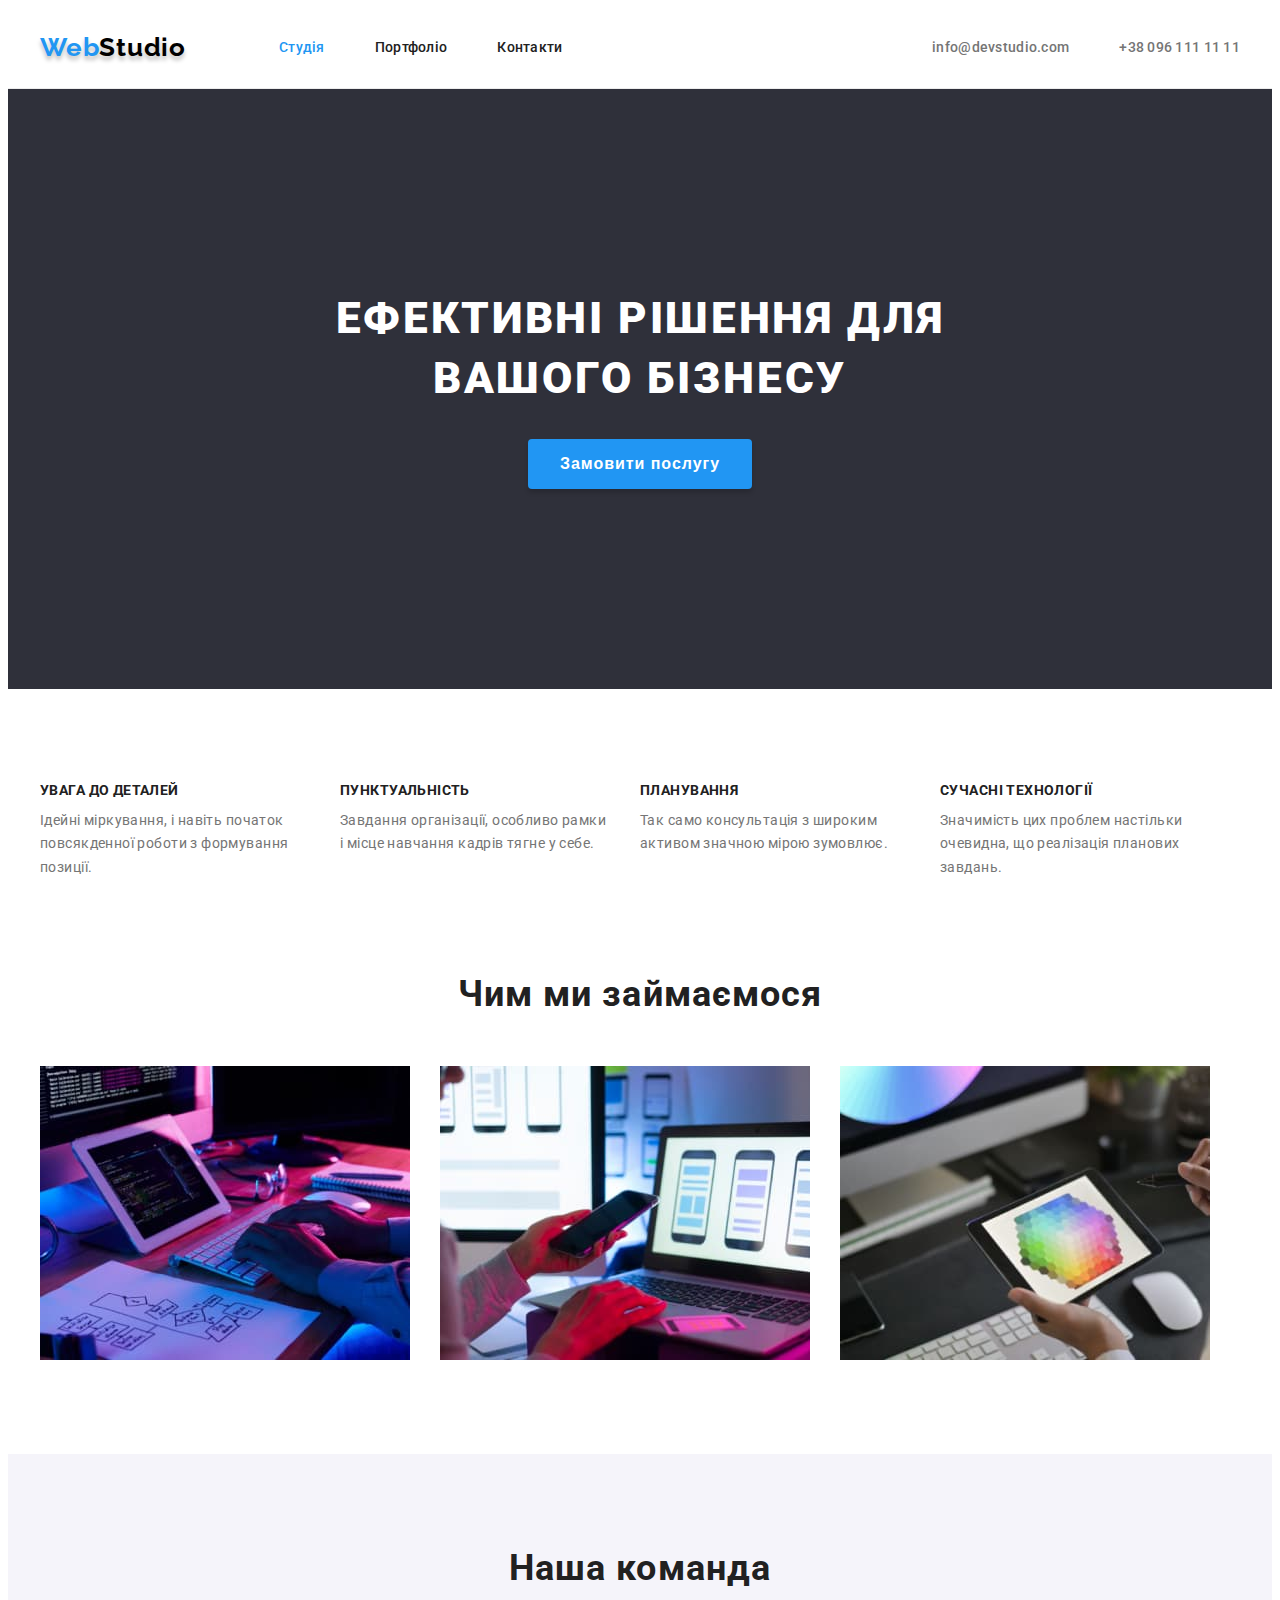
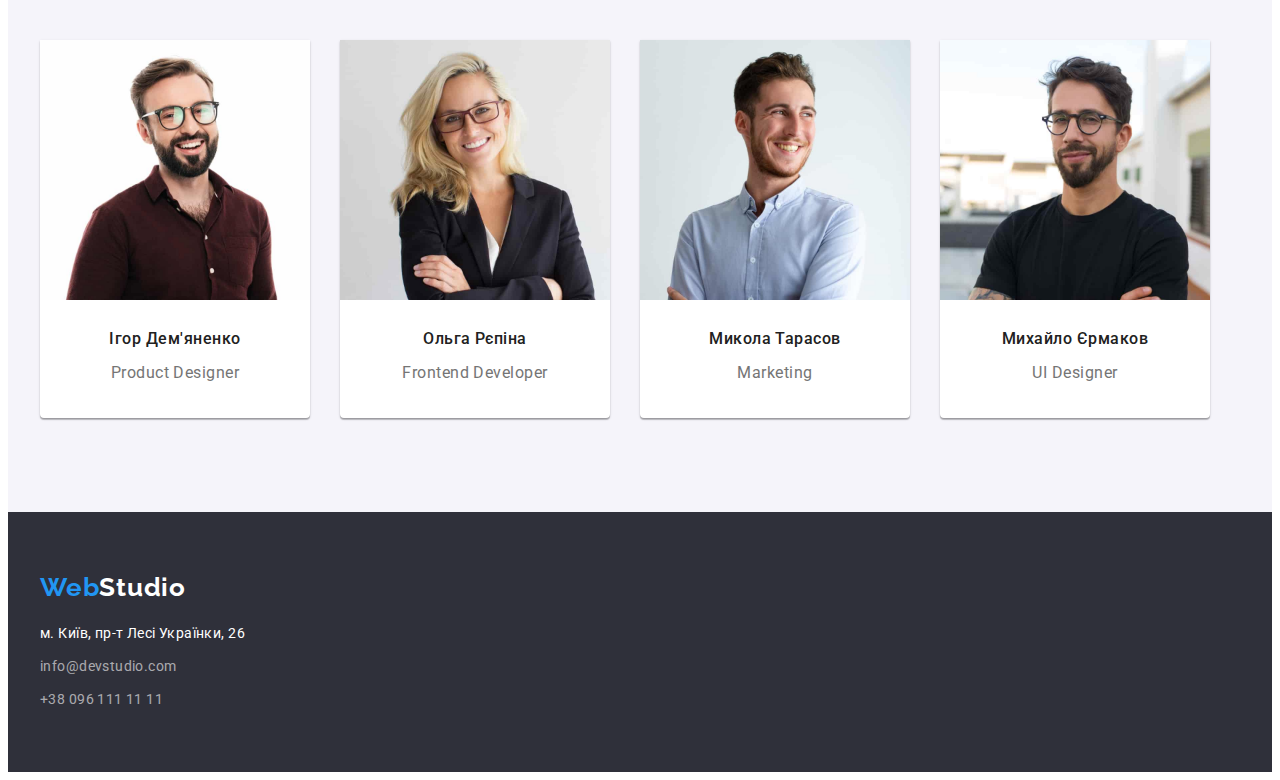
<file: index.html>
<!DOCTYPE html>
<html lang="uk">

<head>
    <meta charset="UTF-8" />
    <meta http-equiv="X-UA-Compatible" content="IE=edge" />
    <meta name="viewport" content="width=device-width, initial-scale=1.0" />
    <link rel="stylesheet" href="https://cdnjs.cloudflare.com/ajax/libs/modern-normalize/1.1.0/modern-normalize.min.css"
        integrity="sha512-wpPYUAdjBVSE4KJnH1VR1HeZfpl1ub8YT/NKx4PuQ5NmX2tKuGu6U/JRp5y+Y8XG2tV+wKQpNHVUX03MfMFn9Q=="
        crossorigin="anonymous" referrerpolicy="no-referrer" />
    <title>Студія</title>
    <link rel="preconnect" href="https://fonts.googleapis.com" />
    <link rel="preconnect" href="https://fonts.gstatic.com" crossorigin />
    <link
        href="https://fonts.googleapis.com/css2?family=Raleway:wght@700&family=Roboto:wght@400;500;700;900&display=swap"
        rel="stylesheet" />
    <link rel="stylesheet" href="./css/styles.css" />
</head>

<body>
    <!--Шапка сторінки   -->
    <header class="header">
        <div class="container header-container">
            <nav class="header-nav">
                <a class="logo-type link" href="./index.html">
                    <span class="logo-type-one">Web</span>Studio</a>
                <ul class="header-nav-list list">
                    <li class="header-nav-item link">
                        <a class="header-link link current" href="./index.html"> Студія</a>
                    </li>
                    <li class="header-nav-item link">
                        <a class="header-link link" href="./portfolio.html"> Портфоліо</a>
                    </li>
                    <li class="header-nav-item link"><a class="header-link link" href="#"> Контакти</a></li>
                </ul>
            </nav>
            <div class="header-contact">
                <ul class="header-nav-after-list list">
                    <li class="header-mail-item link">
                        <a class="header-mail-link link" href="mailto:info@devstudio.com">
                            info@devstudio.com</a>
                    </li>
                    <li class="header-tel-item link">
                        <a class="header-mail-link link" href="tel:+380961111111"> +38 096 111 11 11</a>
                    </li>
                </ul>
            </div>
        </div>
    </header>

    <!-- Main banner -->
    <main>
        <!-- Unique page content -->
        <section class="hero section">
            <div class="container">
                <h1 class="hero-title">Ефективні рішення для вашого бізнесу</h1>
                <button type="button" class="hero-button">Замовити послугу</button>
            </div>
        </section>
        <!-- Our advantages -->
        <section class="advantage section">
            <div class="container">
                <h2 class="visually-hidden">Наші переваги</h2>
                <ul class="advantage-list">
                    <li class="advantage-item list">
                        <h3 class="advantage-item-title">Увага до деталей</h3>
                        <p class="advantage-text">
                            Ідейні міркування, і навіть початок повсякденної роботи з формування позиції.
                        </p>
                    </li>
                    <li class="advantage-item list">
                        <h3 class="advantage-item-title">Пунктуальність</h3>
                        <p class="advantage-text">
                            Завдання організації, особливо рамки і місце навчання кадрів тягне у себе.
                        </p>
                    </li>

                    <li class="advantage-item list">
                        <h3 class="advantage-item-title">Планування</h3>
                        <p class="advantage-text">
                            Так само консультація з широким активом значною мірою зумовлює.
                        </p>
                    </li>

                    <li class="advantage-item list">
                        <h3 class="advantage-item-title">Сучасні технології</h3>
                        <p class="advantage-text">
                            Значимість цих проблем настільки очевидна, що реалізація планових завдань.
                        </p>
                    </li>
                </ul>
            </div>
        </section>
        <!-- What are we doing? -->
        <section class="work section">
            <div class="container">
                <h2 class="section-title">Чим ми займаємося</h2>
                <ul class="work-list">
                    <li class="work-item list">
                        <img class="work-item-img" src="./images/general/img_001.jpg" alt="офіс веб студії" width="370"
                            height="294" />
                    </li>
                    <li class="work-item list">
                        <img class="work-item-img" src="./images/general/img_002.jpg" alt="офіс веб студії" width="370"
                            height="294" />
                    </li>
                    <li class="work-item list">
                        <img class="work-item-img" src="./images/general/img_003.jpg" alt="офіс веб студії" width="370"
                            height="294" />
                    </li>
                </ul>
            </div>
        </section>
        <!-- Our team -->
        <section class="team section">
            <div class="container">
                <h2 class="section-title">Наша команда</h2>
                <ul class="team-list">
                    <li class="team-item list">
                        <img src="./images/team/img_101.jpg" alt="фото Ігора Дем'яненка (Product Designer)" width="270"
                            height="260" />
                        <div class="team-wrap">
                            <h3 class="team-item-title">Ігор Дем'яненко</h3>
                            <p class="team-text" lang="en">Product Designer</p>
                        </div>
                    </li>
                    <li class="team-item list">
                        <img src="./images/team/img_102.jpg" alt="фото Ольги Рєпіної (Frontend Developer) " width="270"
                            height="260" />
                        <div class="team-wrap">
                            <h3 class="team-item-title">Ольга Рєпіна</h3>
                            <p class="team-text" lang="en">Frontend Developer</p>
                        </div>
                    </li>
                    <li class="team-item list">
                        <img src="./images/team/img_103.jpg" alt="фото Миколи Тарасова (Marketing)" width="270"
                            height="260" />
                        <div class="team-wrap">
                            <h3 class="team-item-title">Микола Тарасов</h3>
                            <p class="team-text" lang="en">Marketing</p>
                        </div>
                    </li>
                    <li class="team-item list">
                        <img src="./images/team/img_104.jpg" alt="фото Михайла Єрмакова (UI Designer)" width="270"
                            height="260" />
                        <div class="team-wrap">
                            <h3 class="team-item-title">Михайло Єрмаков</h3>
                            <p class="team-text" lang="en">UI Designer</p>
                        </div>
                    </li>
                </ul>
            </div>
        </section>
    </main>
    <!-- footer of the page -->
    <footer class="footer">
        <div class="container">
            <a class="footer-logo link" href="./index.html">
                <span class="footer-logo-w">Web</span>Studio</a>
            <address class="footer-adress">
                <ul class="footer-list">
                    <li class="footer-item list">
                        <a class="footer-item-link link" href="https://goo.gl/maps/CPtrU1FHBa2aNyZL9" target="_blank"
                            rel="noopener noreferrer nofollow">
                            м. Київ, пр-т Лесі Українки, 26</a>
                    </li>
                    <li class="footer-item list">
                        <a class="footer-m-link link" href="mailto:info@devstudio.com">
                            info@devstudio.com
                        </a>
                    </li>
                    <li class="footer-item list">
                        <a class="footer-t-link link" href="tel:+380961111111"> +38 096 111 11 11</a>
                    </li>
                </ul>
            </address>
        </div>
    </footer>
</body>

</html>
</file>
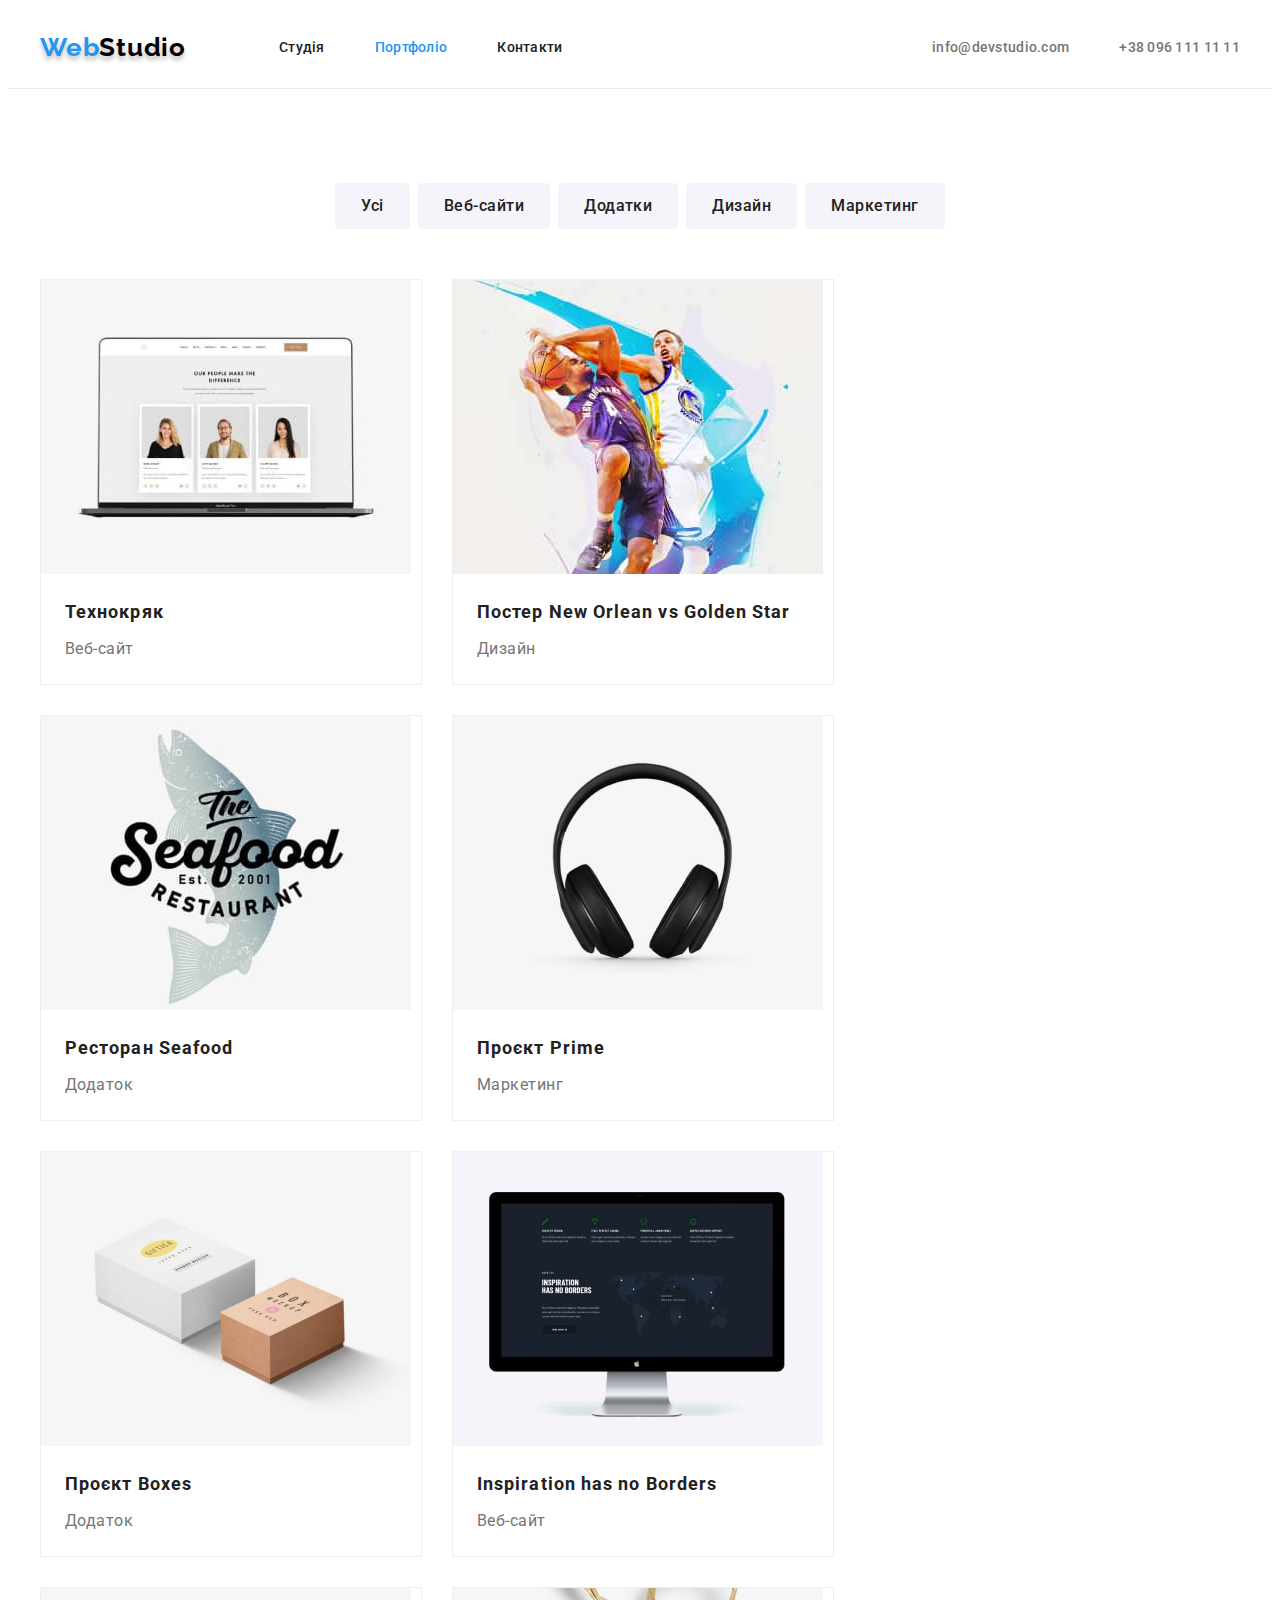
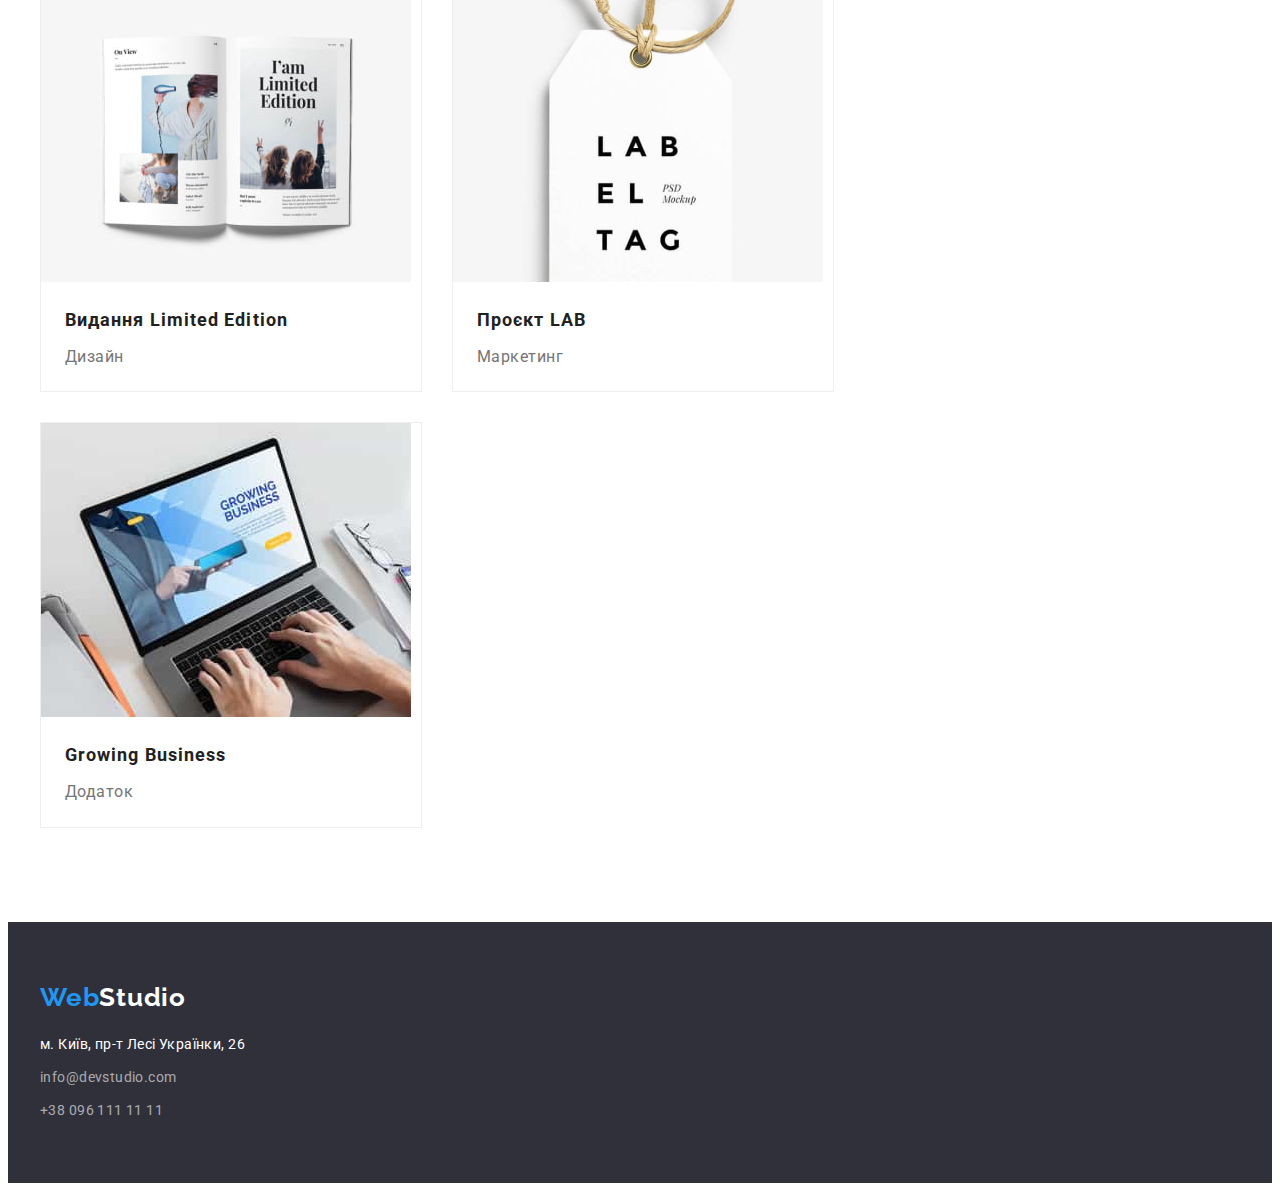
<file: portfolio.html>
<!DOCTYPE html>
<html lang="uk">

<head>
    <meta charset="UTF-8" />
    <meta http-equiv="X-UA-Compatible" content="IE=edge" />
    <meta name="viewport" content="width=device-width, initial-scale=1.0" />
    <link rel="stylesheet" href="https://cdnjs.cloudflare.com/ajax/libs/modern-normalize/1.1.0/modern-normalize.min.css"
        integrity="sha512-wpPYUAdjBVSE4KJnH1VR1HeZfpl1ub8YT/NKx4PuQ5NmX2tKuGu6U/JRp5y+Y8XG2tV+wKQpNHVUX03MfMFn9Q=="
        crossorigin="anonymous" referrerpolicy="no-referrer" />
    <title>Портфоліо</title>
    <link rel="preconnect" href="https://fonts.googleapis.com" />
    <link rel="preconnect" href="https://fonts.gstatic.com" crossorigin />
    <link
        href="https://fonts.googleapis.com/css2?family=Raleway:wght@700&family=Roboto:wght@400;500;700;900&display=swap"
        rel="stylesheet" />
    <link rel="stylesheet" href="./css/styles.css" />
</head>

<body>
    <!-- HEADER -->
    <header class="header">
        <div class="container header-container">
            <nav class="header-nav">
                <a class="logo-type link" href="./index.html">
                    <span class="logo-type-one">Web</span>Studio</a>
                <ul class="header-nav-list list">
                    <li class="header-nav-item link">
                        <a class="header-link link" href="./index.html"> Студія</a>
                    </li>
                    <li class="header-nav-item link">
                        <a class="header-link link current" href="./portfolio.html"> Портфоліо</a>
                    </li>
                    <li class="header-nav-item link"><a class="header-link link" href="#"> Контакти</a></li>
                </ul>
            </nav>
            <div class="header-contact">
                <ul class="header-nav-after-list list">
                    <li class="header-mail-item link">
                        <a class="header-mail-link link" href="mailto:info@devstudio.com">
                            info@devstudio.com</a>
                    </li>
                    <li class="header-tel-item link">
                        <a class="header-mail-link link" href="tel:+380961111111"> +38 096 111 11 11</a>
                    </li>
                </ul>
            </div>
        </div>
    </header>
    <!-- Main banner -->
    <main>
        <!--- Button menu page filter -->
        <section class="filter section">
            <div class="container">
                <h1 class="visually-hidden">Фільтр сторінки</h1>
                <ul class="filter-list">
                    <li class="filter-item list">
                        <button class="filter-btn" type="button">Усі</button>
                    </li>
                    <li class="filter-item list">
                        <button class="filter-btn" type="button">Веб-сайти</button>
                    </li>
                    <li class="filter-item list">
                        <button class="filter-btn" type="button">Додатки</button>
                    </li>
                    <li class="filter-item list">
                        <button class="filter-btn" type="button">Дизайн</button>
                    </li>
                    <li class="filter-item list">
                        <button class="filter-btn" type="button">Маркетинг</button>
                    </li>
                </ul>
                <!-- images portfolio -->
                <ul class="gallery-list list">
                    <li class="gallery-item">
                        <a href="#">
                            <img src="./images/portfolio/img0001.jpg" alt="ноутбук" width="370" height="294" />
                            <div class="gallery-wrap">
                                <h3 class="title">Технокряк</h3>
                                <p>Веб-сайт</p>
                            </div>
                        </a>
                    </li>
                    <li class="gallery-item">
                        <a href="#">
                            <img src="./images/portfolio/img0002.jpg" alt="баскетбол" width="370" height="294" />
                            <div class="gallery-wrap">
                                <h3 class="title">Постер New Orlean vs Golden Star</h3>
                                <p>Дизайн</p>
                            </div>
                        </a>
                    </li>
                    <li class="gallery-item">
                        <a href="#">
                            <img src="./images/portfolio/img0003.jpg" alt="емблема ресторану" width="370"
                                height="294" />
                            <div class="gallery-wrap">
                                <h3 class="title">Ресторан Seafood</h3>
                                <p>Додаток</p>
                            </div>
                        </a>
                    </li>
                    <li class="gallery-item">
                        <a href="#"><img src="./images/portfolio/img0004.jpg" alt="навушники" width="370"
                                height="294" />
                            <div class="gallery-wrap">
                                <h3 class="title">Проєкт Prime</h3>
                                <p>Маркетинг</p>
                            </div>
                        </a>
                    </li>
                    <li class="gallery-item">
                        <a href="#">
                            <img src="./images/portfolio/img0005.jpg" alt="коробки" width="370" height="294" />
                            <div class="gallery-wrap">
                                <h3 class="title">Проєкт Boxes</h3>
                                <p>Додаток</p>
                            </div>
                        </a>
                    </li>
                    <li class="gallery-item">
                        <a href="#">
                            <img src="./images/portfolio/img0006.jpg" alt="МАС" width="370" height="294" />
                            <div class="gallery-wrap">
                                <h3 class="title" lang="en">Inspiration has no Borders</h3>
                                <p>Веб-сайт</p>
                            </div>
                        </a>
                    </li>
                    <li class="gallery-item">
                        <a href="#">
                            <img src="./images/portfolio/img0007.jpg" alt="журнал" width="370" height="294" />
                            <div class="gallery-wrap">
                                <h3 class="title">Видання Limited Edition</h3>
                                <p>Дизайн</p>
                            </div>
                        </a>
                    </li>
                    <li class="gallery-item">
                        <a href="#">
                            <img src="./images/portfolio/img0008.jpg" alt="проєкт lab" width="370" height="294" />
                            <div class="gallery-wrap">
                                <h3 class="title">Проєкт LAB</h3>
                                <p>Маркетинг</p>
                            </div>
                        </a>
                    </li>
                    <li class="gallery-item">
                        <a href="# ">
                            <img src="./images/portfolio/img0009.jpg" alt="ноутбук з відкритим додатком" width="370"
                                height="294" />
                            <div class="gallery-wrap">
                                <h3 class="title" lang="en">Growing Business</h3>
                                <p>Додаток</p>
                            </div>
                        </a>
                    </li>
                </ul>
            </div>
        </section>
    </main>

    <!-- footer of the page -->
    <footer class="footer">
        <div class="container">
            <a class="footer-logo link" href="./index.html">
                <span class="footer-logo-w">Web</span>Studio</a>
            <address class="footer-adress">
                <ul class="footer-list">
                    <li class="footer-item list">
                        <a class="footer-item-link link" href="https://goo.gl/maps/CPtrU1FHBa2aNyZL9" target="_blank"
                            rel="noopener noreferrer nofollow">
                            м. Київ, пр-т Лесі Українки, 26</a>
                    </li>
                    <li class="footer-item list">
                        <a class="footer-m-link link" href="mailto:info@devstudio.com">
                            info@devstudio.com
                        </a>
                    </li>
                    <li class="footer-item list">
                        <a class="footer-t-link link" href="tel:+380961111111"> +38 096 111 11 11</a>
                    </li>
                </ul>
            </address>
        </div>
    </footer>
</body>

</html>
</file>
<file: css/styles.css>
/* COLOR */
/* (основний колір фону) primary-background-color #FFFFFF */
/* (допоміжний колір фону) second-backgraund-color #F5F4FA */
/* (акцент bgc) accent-bgc #2F303A */
/* (основний колір тексту) primary-text-color #757575 */
/* (допоміжний колір тексту) sekondary-text-color #212121 */
/* (акцент тексту) accent-text-color #2196F3 */
/* (чорний колір тексту) text-black: #000000; */
/* (лінк колір) link-color rgba(255, 255, 255, 0.6) */
/* (колір списку) list-color: #eeeeee */
/* (тінь кнопки) btn-shadow: rgba(0, 0, 0, 0.15) */
/* (рядок заголовка) header-linr: #ececec */

:root {
  --primary-background-color: #ffffff;
  --second-backgraund-color: #f5f4fa;
  --accent-bgc: #2f303a;
  --primary-text: #757575;
  --second-text-color: #212121;
  --accent-text-color: #2196f3;
  --text-black: #000000;
  --link-color: rgba(255, 255, 255, 0.6);
  --list-color: #eeeeee;
  --btn-shadow: rgba(0, 0, 0, 0.15);
  --header-linr: #ececec;
}
p,
h1,
h2,
h3,
h4,
h5,
h6 {
  margin: 0;
}
ul {
  margin: 0;
  padding-left: 0;
}
button {
  cursor: pointer;
}
address {
  font-style: normal;
}

img {
  display: block;
  max-width: 100%;
  height: auto;
}

body {
  font-family: "Roboto", sans-serif;
  background: var(--primary-background-color);
  font-size: 14px;
  color: var(--second-text-color);
}

.link {
  text-decoration: none;
}

.list {
  list-style: none;
}

.container {
  width: 1200px;
  margin-left: auto;
  margin-right: auto;
  padding-left: 15px;
  padding-right: 15px;
}

.section {
  padding-top: 94px;
  padding-bottom: 94px;
}

/* === HEADER === */
.header {
  padding-top: 24px;
  padding-bottom: 25px;
  border-bottom-width: 1px;
  border-bottom-style: solid;
  border-bottom-color: var(--header-linr);
}

.header-nav-list {
  display: flex;
  gap: 50px;
}

.header-nav {
  display: flex;
  align-items: center;
}

.header-contact {
  display: flex;
  margin-left: auto;
  gap: 50px;
}

.header-container {
  display: flex;
}

.header-nav-after-list {
  display: flex;
  align-items: center;
  gap: 50px;
}

.logo-type-one {
  color: var(--accent-text-color);
}

.logo-type {
  margin-right: 93px;
}

.logo-type {
  font-family: "Raleway", sans-serif;
  font-weight: 700;
  font-size: 26px;
  line-height: 1.19;
  letter-spacing: 0.03em;
  color: var(--text-black);
  text-shadow: 0px 4px 4px rgba(0, 0, 0, 0.25);
}

.header-nav-list .link.current {
  color: var(--accent-text-color);
}

.header-link {
  font-weight: 500;
  line-height: 1.14;
  letter-spacing: 0.02em;
  color: var(--second-text-color);
}
.header-link:hover,
.header-link:focus,
.header-mail-link:hover,
.header-mail-link:focus {
  color: var(--accent-text-color);
}

.header-mail-link,
.header-tel-link {
  font-weight: 500;
  line-height: 1.14;
  letter-spacing: 0.02em;
  color: var(--primary-text);
}

/* ======= MAIN ======= */

/* Unique page content */

/* --------hero--------- */
.hero {
  background: var(--accent-bgc);
  padding-top: 200px;
  padding-bottom: 200px;
}

.hero-title {
  font-weight: 900;
  font-size: 44px;
  line-height: 1.36;
  text-align: center;
  letter-spacing: 0.06em;
  text-transform: uppercase;
  color: var(--primary-background-color);
  width: 698px;
  text-align: center;
  margin: 0 auto;
  margin-bottom: 30px;
}

.hero-button {
  min-width: 216px;
  height: 50px;
  padding: 10px 32px;
  font-weight: 700;
  font-size: 16px;
  line-height: 1.87;
  display: flex;
  align-items: center;
  text-align: center;
  letter-spacing: 0.06em;
  color: var(--primary-background-color);
  background: var(--accent-text-color);
  box-shadow: 0px 4px 4px var(--btn-shadow);
  border-radius: 4px;
  border: none;
  margin: 0 auto;
  display: block;
}

.hero-button:hover,
.hero-button:focus {
  background: var(--accent-text-color);
  box-shadow: 0px 4px 4px var(--btn-shadow);
  border-radius: 4px;
  cursor: pointer;
}

/* === Our advantages === */
.visually-hidden {
  position: absolute;
  white-space: nowrap;
  width: 1px;
  height: 1px;
  overflow: hidden;
  border: 0;
  padding: 0;
  clip: rect(0 0 0 0);
  clip-path: inset(50%);
  margin: -1px;
}

.advantage-item-title {
  font-size: inherit;
  line-height: 1.14;
  letter-spacing: 0.03em;
  text-transform: uppercase;
  margin-bottom: 10px;
}

.advantage-list,
.work-list,
.team-list {
  display: flex;
  gap: 30px;
}
.advantage-text {
  width: 270px;
  line-height: 1.71;
  letter-spacing: 0.03em;
  color: var(--primary-text);
}
.work {
  padding-top: 0;
}

/* === WORK === */
.section-title {
  font-size: 36px;
  line-height: 1.16;
  text-align: center;
  letter-spacing: 0.03em;
  margin-bottom: 50px;
}

/* === TEAM === */
.team {
  background: var(--second-backgraund-color);
}

.team-item {
  background: var(--primary-background-color);
  box-shadow: 0px 1px 3px rgba(0, 0, 0, 0.12), 0px 1px 1px rgba(0, 0, 0, 0.14),
    0px 2px 1px rgba(0, 0, 0, 0.2);
  border-radius: 0px 0px 4px 4px;
}

.team-item-title {
  font-weight: 500;
  font-size: 16px;
  line-height: 1.18;
  text-align: center;
  letter-spacing: 0.03em;
  margin-bottom: 10px;
}

.team-text {
  font-size: 16px;
  line-height: 1.8;
  text-align: center;
  letter-spacing: 0.03em;
  color: var(--primary-text);
}

.team-wrap {
  padding-top: 30px;
  padding-bottom: 30px;
}

/* === PORTFOLIO === */

/* === Button menu page filter === */
.filter .section {
  padding-top: 94px;
  padding-bottom: 94px;
}
.filter-list {
  margin-bottom: 50px;
  display: flex;
  justify-content: center;
  gap: 8px;
}

.filter-btn {
  font-family: inherit;
  font-weight: 500;
  font-size: 16px;
  line-height: 1.62;
  text-align: center;
  letter-spacing: 0.03em;
  color: var(--second-text-color);
  background: var(--second-backgraund-color);
  border-radius: 4px;
  border: 4px solid transparent;
  min-width: 73px;
  padding: 6px 22px;
}

.filter-btn:hover,
.filter-btn:hover {
  color: var(--primary-background-color);
  background: var(--accent-text-color);
  box-shadow: 0px 3px 1px rgba(0, 0, 0, 0.1), 0px 1px 2px rgba(0, 0, 0, 0.08),
    0px 2px 2px rgba(0, 0, 0, 0.12);
  border-radius: 4px;
  cursor: pointer;
}

/* === images portfolio === */
.gallery-list a {
  text-decoration: none;
}

.gallery-wrap {
  padding-top: 20px;
  padding-bottom: 20px;
  padding-left: 24px;
  padding-right: 24px;
}

.title {
  min-width: 322px;
  margin-bottom: 4px;
}
.gallery-list .title {
  font-size: 18px;
  line-height: 2;
  letter-spacing: 0.06em;
  color: var(--second-text-color);
}

.gallery-list p {
  font-size: 16px;
  line-height: 1.87;
  letter-spacing: 0.03em;
  color: var(--primary-text);
}

.gallery-item {
  background: var(--primary-background-color);
  border: 1px solid var(--list-color);
  width: calc((100% - 60px) / 3);
}

.gallery-list {
  display: flex;
  flex-wrap: wrap;
  gap: 30px;
}

/* === FOOTER === */
.footer {
  background: var(--accent-bgc);
  padding: 60px 0;
}

.footer-logo {
  font-family: "Raleway", sans-serif;
  font-style: normal;
  font-weight: 700;
  font-size: 26px;
  line-height: 1.19;
  letter-spacing: 0.03em;
  color: var(--primary-background-color);
  display: inline-block;
  margin-bottom: 20px;
}

.footer-logo-w {
  color: var(--accent-text-color);
}

.footer-item:not(:last-child) {
  font-style: normal;
  margin-bottom: 9px;
}

.footer-item-link {
  line-height: 1.7;
  letter-spacing: 0.03em;
  color: var(--primary-background-color);
}

.footer-m-link,
.footer-t-link {
  line-height: 1.71;
  letter-spacing: 0.03em;
  color: var(--link-color);
}

.footer-t-link:hover,
.footer-t-link:focus,
.footer-m-link:hover,
.footer-m-link:focus {
  color: var(--accent-text-color);
}

.adress-title {
  line-height: 1.71;
  letter-spacing: 0.03em;
  color: var(--primary-background-color);
}
/* -=-=-=-=-=-=-=-=- */
</file>
